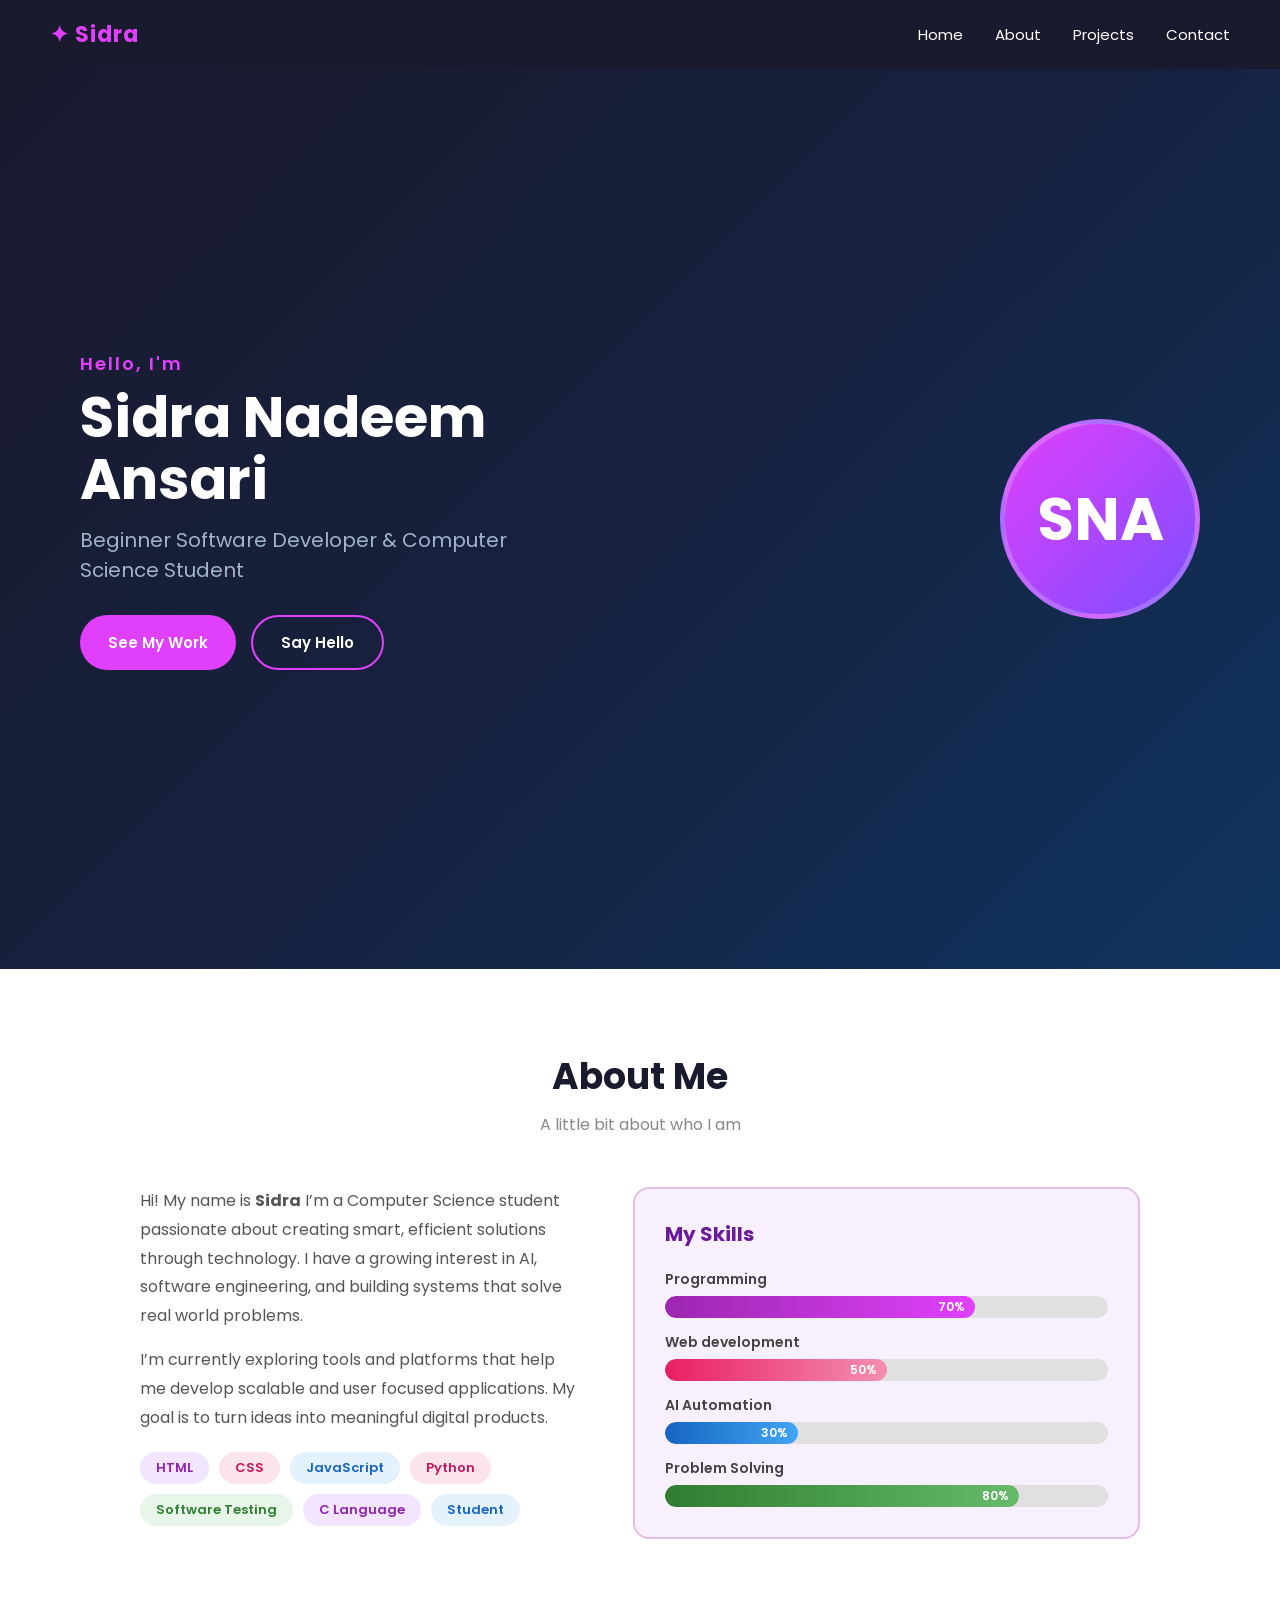
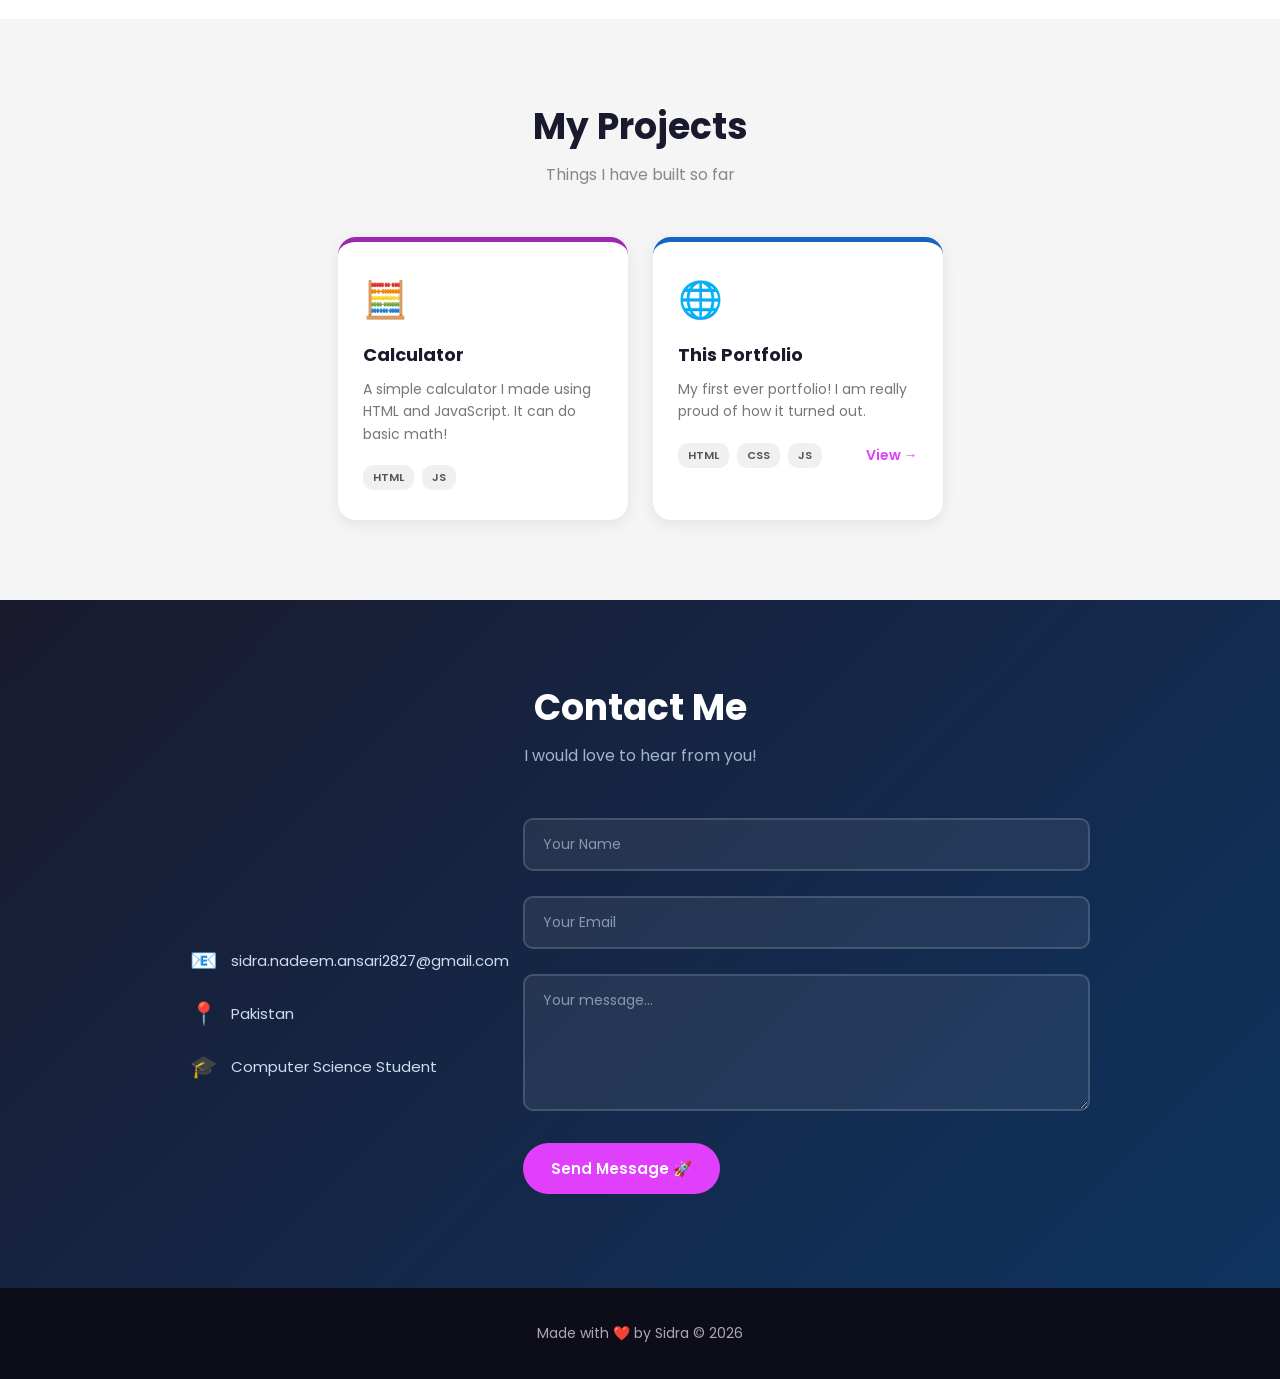
<file: Portfolio/index.html>
<!DOCTYPE html>
<html>
  <head>
    <title>Sidra's Portfolio</title>
    <link rel="stylesheet" type="text/css" href="style.css">
    <link href="https://fonts.googleapis.com/css2?family=Poppins:wght@400;600;700&display=swap" rel="stylesheet">
  </head>

  <body>

    <!-- Navigation bar -->
    <div id="navbar">
      <span id="logo">✦ Sidra</span>
      <div id="nav-links">
        <a href="#home">Home</a>
        <a href="#about">About</a>
        <a href="#projects">Projects</a>
        <a href="#contact">Contact</a>
      </div>
    </div>

    <!-- Home / Hero section -->
    <div id="home">
      <div id="hero-content">
        <p id="hero-greeting">Hello, I'm</p>
        <h1 id="hero-name">Sidra Nadeem Ansari</h1>
        <p id="hero-subtitle">Beginner Software Developer &amp; Computer Science Student</p>
        <div id="hero-buttons">
          <button class="btn-main" onclick="document.getElementById('projects').scrollIntoView({behavior:'smooth'})">See My Work</button>
          <button class="btn-outline" onclick="document.getElementById('contact').scrollIntoView({behavior:'smooth'})">Say Hello </button>
        </div>
        <p id="message-text"></p>
      </div>
      <div id="hero-image">
        <div id="avatar-circle">SNA</div>
      </div>
    </div>

    <!-- About section -->
    <div id="about">
      <h2 class="section-title">About Me</h2>
      <p class="section-subtitle">A little bit about who I am</p>

      <div id="about-grid">
        <div id="about-text">
          <p>Hi! My name is <strong>Sidra</strong> I’m a Computer Science student passionate about creating smart, efficient solutions through technology. I have a growing interest in AI, software engineering, and building systems that solve real world problems. </p>
          <p> I’m currently exploring tools and platforms that help me develop scalable and user focused applications. My goal is to turn ideas into meaningful digital products.</p>

          <div id="tags">
            <span class="tag tag-purple">HTML</span>
            <span class="tag tag-pink">CSS</span>
            <span class="tag tag-blue">JavaScript</span>
            <span class="tag tag-pink">Python</span>
            <span class="tag tag-green">Software Testing</span>
            <span class="tag tag-purple">C Language</span>
            <span class="tag tag-blue">Student</span>
          </div>
        </div>

        <div id="skills-box">
          <h3>My Skills</h3>

          <p class="skill-label">Programming</p>
          <div class="bar-bg">
            <div class="bar-fill bar-purple" style="width: 70%">70%</div>
          </div>

          <p class="skill-label">Web development</p>
          <div class="bar-bg">
            <div class="bar-fill bar-pink" style="width: 50%">50%</div>
          </div>

          <p class="skill-label">AI Automation</p>
          <div class="bar-bg">
            <div class="bar-fill bar-blue" style="width: 30%">30%</div>
          </div>

          <p class="skill-label">Problem Solving</p>
          <div class="bar-bg">
            <div class="bar-fill bar-green" style="width: 80%">80%</div>
          </div>
        </div>
      </div>
    </div>

    <!-- Projects section -->
    <div id="projects">
      <h2 class="section-title">My Projects</h2>
      <p class="section-subtitle">Things I have built so far</p>

      <div id="projects-grid">

        <div class="project-card card-purple">
          <div class="card-icon">🧮</div>
          <h3>Calculator</h3>
          <p>A simple calculator I made using HTML and JavaScript. It can do basic math!</p>
          <div class="card-footer">
            <span class="tech-tag">HTML</span>
            <span class="tech-tag">JS</span>
          </div>
        </div>

        <div class="project-card card-blue">
          <div class="card-icon">🌐</div>
          <h3>This Portfolio</h3>
          <p>My first ever portfolio! I am really proud of how it turned out.</p>
          <div class="card-footer">
            <span class="tech-tag">HTML</span>
            <span class="tech-tag">CSS</span>
            <span class="tech-tag">JS</span>
            <a href="#" class="card-link">View →</a>
          </div>
        </div>

      </div>
    </div>

    <!-- Contact section -->
    <div id="contact">
      <h2 class="section-title">Contact Me</h2>
      <p class="section-subtitle">I would love to hear from you!</p>

      <div id="contact-box">
        <div id="contact-info">
          <div class="info-item">
            <span class="info-icon">📧</span>
            <span>sidra.nadeem.ansari2827@gmail.com</span>
          </div>
          <div class="info-item">
            <span class="info-icon">📍</span>
            <span>Pakistan</span>
          </div>
          <div class="info-item">
            <span class="info-icon">🎓</span>
            <span>Computer Science Student</span>
          </div>
        </div>

        <div id="contact-form">
          <input type="text" id="contact-name" placeholder="Your Name" /><br><br>
          <input type="email" id="contact-email" placeholder="Your Email" /><br><br>
          <textarea id="contact-msg" placeholder="Your message..." rows="5"></textarea><br><br>
          <button class="btn-main" onclick="sendMessage()">Send Message 🚀</button>
          <p id="form-response"></p>
        </div>
      </div>
    </div>

    <!-- Footer -->
    <div id="footer">
      <p>Made with ❤️ by Sidra &copy; 2026</p>
    </div>

    <script src="script.js"></script>

  </body>
</html>
</file>
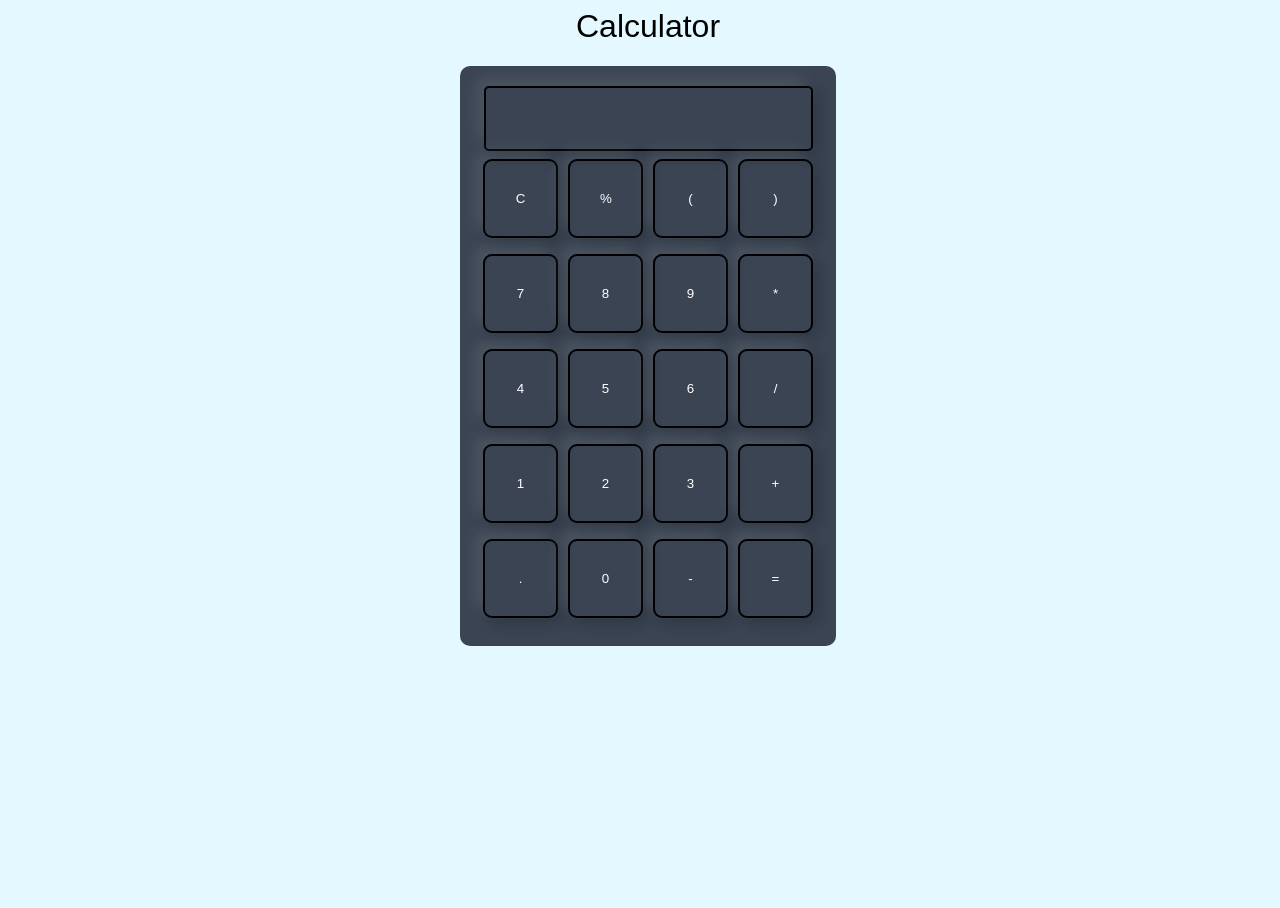
<file: Calculator/calc.html>
<head>
    <meta charset="utf-8">
    <meta name="viewpoint" content="width=device-width">
    <title>Calculator</title>
    <link href="style.css" rel="stylesheet" type="text/css" />
    <link href="utils.css" rel="stylesheet" type="text/css" />
    <script src="script.js" defer></script>
</head>
 
<body>
    <h1 class="text-center roboto-font">Calculator</h1>
    <div class="container calculator mx-auto flex flex-col item-center row">
        <div>
            <input class="input" type="text"/>
        </div>
        
        <div class="row">
            <button class="button">C</button>
            <button class="button">%</button>
            <button class="button">(</button>
            <button class="button">)</button>
        </div>

        <div class="row">
            <button class="button">7</button>
            <button class="button">8</button>
            <button class="button">9</button>
            <button class="button">*</button>
        </div>

        <div class="row">
            <button class="button">4</button>
            <button class="button">5</button>
            <button class="button">6</button>
            <button class="button">/</button>
        </div>

        <div class="row">
            <button class="button">1</button>
            <button class="button">2</button>
            <button class="button">3</button>
            <button class="button">+</button>
        </div>

        <div class="row">
            <button class="button">.</button>
            <button class="button">0</button>
            <button class="button">-</button>
            <button class="button">=</button>
        </div>
</body>
</file>
<file: Portfolio/style.css>
* {
  box-sizing: border-box;
  margin: 0;
  padding: 0;
}

body {
  font-family: 'Poppins', Arial, sans-serif;
  background-color: #fafafa;
  color: #333333;
}

#navbar {
  background-color: #1a1a2e;
  padding: 18px 50px;
  display: flex;
  justify-content: space-between;
  align-items: center;
  position: sticky;
  top: 0;
  z-index: 100;
}

#logo {
  color: #e040fb;
  font-size: 22px;
  font-weight: 700;
  letter-spacing: 1px;
}

#nav-links a {
  color: #ffffff;
  text-decoration: none;
  margin-left: 28px;
  font-size: 15px;
  transition: color 0.3s;
}

#nav-links a:hover {
  color: #e040fb;
}

#home {
  background: linear-gradient(135deg, #1a1a2e 0%, #16213e 50%, #0f3460 100%);
  min-height: 100vh;
  display: flex;
  align-items: center;
  justify-content: space-between;
  padding: 60px 80px;
  flex-wrap: wrap;
  gap: 40px;
}

#hero-content {
  max-width: 500px;
}

#hero-greeting {
  color: #e040fb;
  font-size: 18px;
  font-weight: 600;
  letter-spacing: 2px;
  margin-bottom: 10px;
}

#hero-name {
  color: #ffffff;
  font-size: 56px;
  font-weight: 700;
  line-height: 1.1;
  margin-bottom: 15px;
}

#hero-subtitle {
  color: #a0b4cc;
  font-size: 20px;
  margin-bottom: 30px;
}

#hero-buttons {
  display: flex;
  gap: 15px;
  flex-wrap: wrap;
}

.btn-main {
  background-color: #e040fb;
  color: white;
  border: none;
  padding: 14px 28px;
  font-size: 15px;
  font-family: 'Poppins', Arial, sans-serif;
  font-weight: 600;
  border-radius: 30px;
  cursor: pointer;
  transition: background-color 0.3s, transform 0.2s;
}

.btn-main:hover {
  background-color: #c51ee0;
  transform: scale(1.05);
}

.btn-outline {
  background-color: transparent;
  color: white;
  border: 2px solid #e040fb;
  padding: 14px 28px;
  font-size: 15px;
  font-family: 'Poppins', Arial, sans-serif;
  font-weight: 600;
  border-radius: 30px;
  cursor: pointer;
  transition: all 0.3s;
}

.btn-outline:hover {
  background-color: #e040fb;
}

#message-text {
  color: #a8ffba;
  font-size: 16px;
  margin-top: 18px;
  font-weight: 600;
}

#hero-image {
  display: flex;
  flex-direction: column;
  align-items: center;
  gap: 15px;
}

#avatar-circle {
  width: 200px;
  height: 200px;
  border-radius: 50%;
  background: linear-gradient(135deg, #e040fb, #7c4dff);
  display: flex;
  align-items: center;
  justify-content: center;
  font-size: 60px;
  font-weight: 700;
  color: white;
  border: 5px solid rgba(255, 255, 255, 0.2);
}

#floating-badge {
  background-color: #e040fb;
  color: white;
  padding: 10px 20px;
  border-radius: 30px;
  font-size: 14px;
  font-weight: 600;
  cursor: pointer;
  animation: bounce 2s infinite;
}

@keyframes bounce {
  0%, 100% { transform: translateY(0px); }
  50%       { transform: translateY(-8px); }
}

.section-title {
  text-align: center;
  font-size: 36px;
  font-weight: 700;
  color: #1a1a2e;
  margin-bottom: 8px;
}

.section-subtitle {
  text-align: center;
  color: #888888;
  font-size: 16px;
  margin-bottom: 50px;
}

#about {
  background-color: #ffffff;
  padding: 80px 80px;
}

#about-grid {
  display: flex;
  gap: 50px;
  flex-wrap: wrap;
  max-width: 1000px;
  margin: 0 auto;
}

#about-text {
  flex: 1;
  min-width: 280px;
}

#about-text p {
  font-size: 16px;
  line-height: 1.8;
  color: #555555;
  margin-bottom: 15px;
}

#tags {
  display: flex;
  gap: 10px;
  flex-wrap: wrap;
  margin-top: 20px;
}

.tag {
  padding: 6px 16px;
  border-radius: 20px;
  font-size: 13px;
  font-weight: 600;
}

.tag-purple { background-color: #f3e5ff; color: #8e24aa; }
.tag-pink   { background-color: #fce4ec; color: #c2185b; }
.tag-blue   { background-color: #e3f2fd; color: #1565c0; }
.tag-green  { background-color: #e8f5e9; color: #2e7d32; }


#skills-box {
  flex: 1;
  min-width: 280px;
  background-color: #f9f0ff;
  padding: 30px;
  border-radius: 16px;
  border: 2px solid #e1bee7;
}

#skills-box h3 {
  font-size: 20px;
  color: #6a1b9a;
  margin-bottom: 20px;
}

.skill-label {
  font-size: 14px;
  font-weight: 600;
  color: #444444;
  margin-bottom: 6px;
  margin-top: 14px;
}

.bar-bg {
  background-color: #e0e0e0;
  border-radius: 20px;
  height: 22px;
  overflow: hidden;
}

.bar-fill {
  height: 100%;
  border-radius: 20px;
  color: white;
  font-size: 12px;
  font-weight: 600;
  display: flex;
  align-items: center;
  justify-content: flex-end;
  padding-right: 10px;
}

.bar-purple { background: linear-gradient(90deg, #9c27b0, #e040fb); }
.bar-pink   { background: linear-gradient(90deg, #e91e63, #f48fb1); }
.bar-blue   { background: linear-gradient(90deg, #1565c0, #42a5f5); }
.bar-green  { background: linear-gradient(90deg, #2e7d32, #66bb6a); }

#projects {
  background-color: #f5f5f5;
  padding: 80px 80px;
}

#projects-grid {
  display: flex;
  gap: 25px;
  flex-wrap: wrap;
  justify-content: center;
  max-width: 1050px;
  margin: 0 auto;
}

.project-card {
  background-color: white;
  border-radius: 18px;
  padding: 30px 25px;
  width: 290px;
  border-top: 5px solid;
  box-shadow: 0 4px 15px rgba(0,0,0,0.08);
  transition: transform 0.3s;
}

.project-card:hover {
  transform: translateY(-8px);
}

.card-purple { border-top-color: #9c27b0; }
.card-pink   { border-top-color: #e91e63; }
.card-blue   { border-top-color: #1565c0; }

.card-icon {
  font-size: 36px;
  margin-bottom: 14px;
}

.project-card h3 {
  font-size: 18px;
  color: #1a1a2e;
  margin-bottom: 10px;
}

.project-card p {
  font-size: 14px;
  color: #777777;
  line-height: 1.6;
  margin-bottom: 20px;
}

.card-footer {
  display: flex;
  align-items: center;
  gap: 8px;
  flex-wrap: wrap;
}

.tech-tag {
  background-color: #f0f0f0;
  color: #555555;
  font-size: 11px;
  font-weight: 600;
  padding: 4px 10px;
  border-radius: 10px;
}

.card-link {
  margin-left: auto;
  color: #e040fb;
  text-decoration: none;
  font-weight: 600;
  font-size: 14px;
}

.card-link:hover {
  text-decoration: underline;
}

#contact {
  background: linear-gradient(135deg, #1a1a2e 0%, #0f3460 100%);
  padding: 80px 80px;
}

#contact .section-title {
  color: #ffffff;
}

#contact .section-subtitle {
  color: #a0b4cc;
}

#contact-box {
  display: flex;
  gap: 50px;
  flex-wrap: wrap;
  max-width: 900px;
  margin: 0 auto;
}

#contact-info {
  flex: 1;
  min-width: 220px;
  display: flex;
  flex-direction: column;
  gap: 20px;
  justify-content: center;
}

.info-item {
  display: flex;
  align-items: center;
  gap: 14px;
  color: #ccddee;
  font-size: 15px;
}

.info-icon {
  font-size: 22px;
}

#contact-form {
  flex: 2;
  min-width: 280px;
}

#contact-form input,
#contact-form textarea {
  width: 100%;
  padding: 14px 18px;
  font-size: 14px;
  font-family: 'Poppins', Arial, sans-serif;
  border: 2px solid rgba(255,255,255,0.15);
  border-radius: 10px;
  background-color: rgba(255,255,255,0.07);
  color: white;
  outline: none;
}

#contact-form input::placeholder,
#contact-form textarea::placeholder {
  color: #8899aa;
}

#contact-form input:focus,
#contact-form textarea:focus {
  border-color: #e040fb;
}

#form-response {
  margin-top: 14px;
  font-size: 15px;
  font-weight: 600;
}

#footer {
  background-color: #0d0d1a;
  color: #aaaaaa;
  text-align: center;
  padding: 30px;
  font-size: 14px;
}

#footer p {
  margin: 5px 0;
}

#footer-sub {
  color: #666666;
  font-size: 13px;
}
</file>
<file: Calculator/style.css>
html, body {
    height: 100%;
    width: 100%;
    background: #e3f9ff;
    
}

.button{
    padding: 30px;
    margin: 0 3px;
    width: 75px;
    border: 2px solid black;
    border-radius: 9px;
    cursor: pointer;
    box-shadow: -8px -8px 15px rgba(255,255,255,0.1),5px 5px 15px rgba(0,0,0,0.2);
    background: transparent;
    color: #fff;
    
}

.row{
    margin: 8px 0;
}

.row input{
    margin: 0;
    font-size: 26px;
    font-display: #fff;
    padding: 15px 0px;
    border: 2px solid black;
    border-radius: 5px;
    box-shadow: -8px -8px 15px rgba(255,255,255,0.1),5px 5px 15px rgba(0,0,0,0.2);
    background: transparent;
    color: #fff;
   
}

.roboto-font{
  font-family: "Roboto", sans-serif;
  font-optical-sizing: auto;
  font-weight: 100;
  font-style: normal;
  font-variation-settings:
    "wdth" 100;
}

.calculator{
    background-color: #3a4452;
    padding: 20px;
    border-radius: 10px;
    width: fit-content;

}
</file>
<file: Calculator/utils.css>
.text-center{
    text-align: center;
}


.mx-auto{
    margin: auto;
}

.flex{
    display: flex;
}

.flex-col{
    flex-direction: column;
}

.item-center{
    align-items: center;
}
</file>
